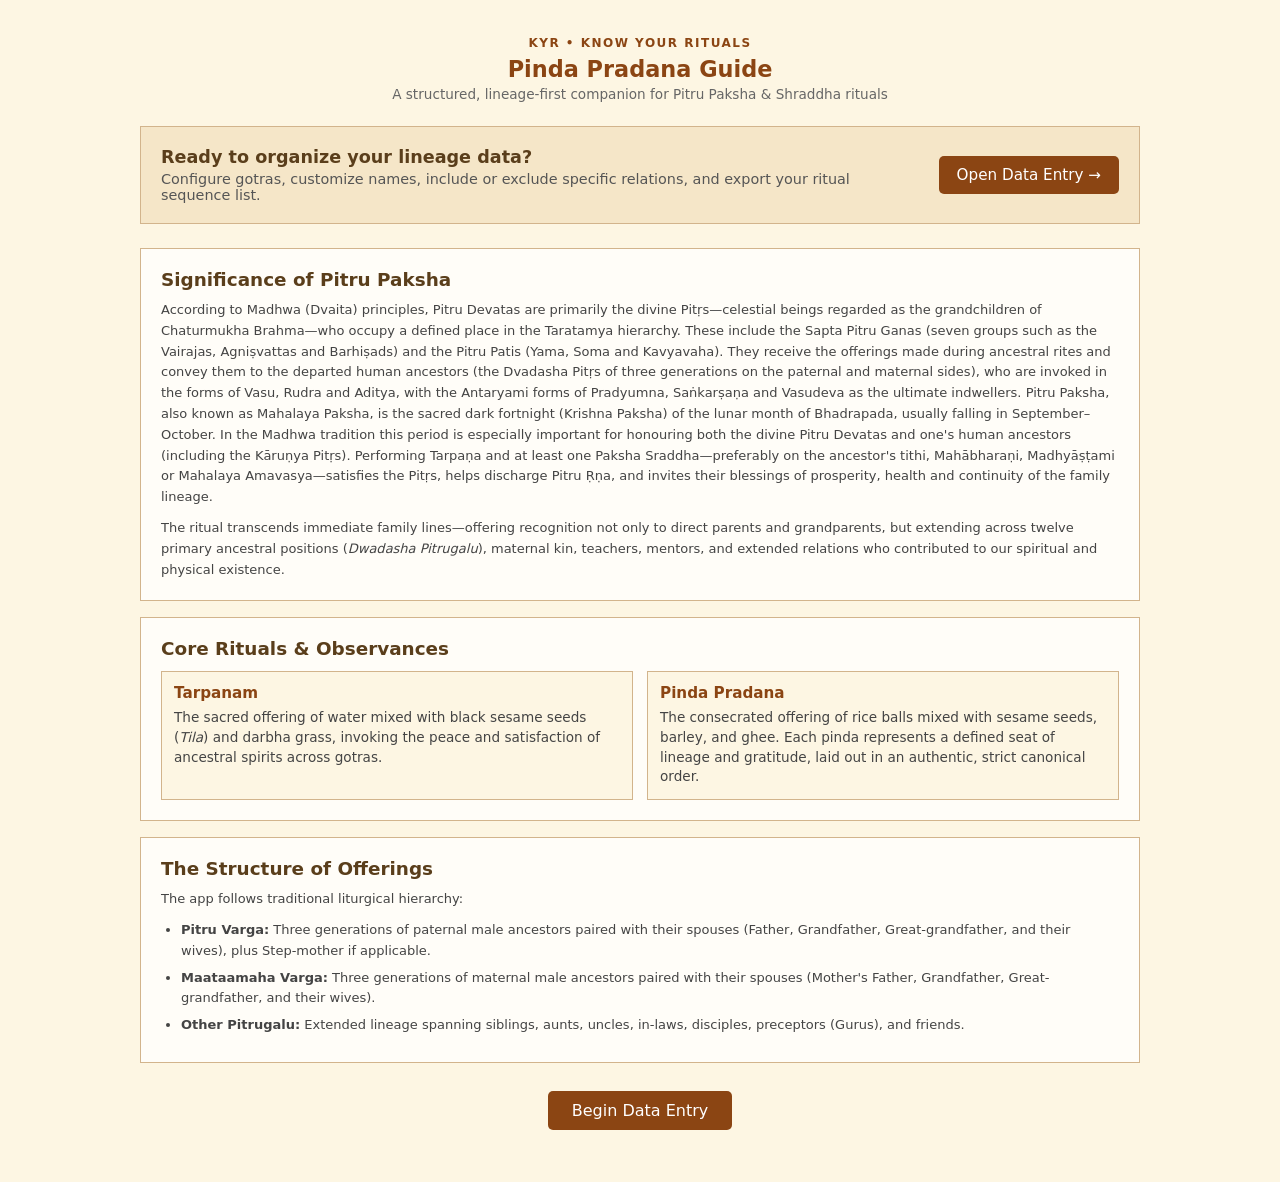
<file: index.html>
<!DOCTYPE html>
<html lang="en">
  <head>
    <meta charset="UTF-8">
      <meta name="viewport" content="width=device-width, initial-scale=1.0">
        <title>KYR - Know Your Rituals | Pinda Pradana</title>
        <link rel="stylesheet" href="styles.css?v=1.1">
</head>
  <body>
    <div class="container">
      <header class="home-header">
        <div class="brand-tag">KYR • KNOW YOUR RITUALS</div>
        <h1>Pinda Pradana Guide</h1>
        <p class="subtitle">A structured, lineage-first companion for Pitru Paksha & Shraddha rituals</p>
      </header>

      <div class="cta-banner">
        <div class="cta-text">
          <h3>Ready to organize your lineage data?</h3>
          <p>Configure gotras, customize names, include or exclude specific relations, and export your ritual sequence list.</p>
        </div>
        <button class="btn-primary cta-btn" onclick="window.location.href='data_entry.html'">
          Open Data Entry &rarr;
        </button>
      </div>

      <section class="info-card">
        <h2>Significance of Pitru Paksha</h2>
        <p>
          According to Madhwa (Dvaita) principles, Pitru Devatas are primarily the divine Pitṛs—celestial beings regarded as the grandchildren of Chaturmukha Brahma—who occupy a defined place in the Taratamya hierarchy. These include the Sapta Pitru Ganas (seven groups such as the Vairajas, Agniṣvattas and Barhiṣads) and the Pitru Patis (Yama, Soma and Kavyavaha). They receive the offerings made during ancestral rites and convey them to the departed human ancestors (the Dvadasha Pitṛs of three generations on the paternal and maternal sides), who are invoked in the forms of Vasu, Rudra and Aditya, with the Antaryami forms of Pradyumna, Saṅkarṣaṇa and Vasudeva as the ultimate indwellers. Pitru Paksha, also known as Mahalaya Paksha, is the sacred dark fortnight (Krishna Paksha) of the lunar month of Bhadrapada, usually falling in September–October. In the Madhwa tradition this period is especially important for honouring both the divine Pitru Devatas and one's human ancestors (including the Kāruṇya Pitṛs). Performing Tarpaṇa and at least one Paksha Sraddha—preferably on the ancestor's tithi, Mahābharaṇi, Madhyāṣṭami or Mahalaya Amavasya—satisfies the Pitṛs, helps discharge Pitru Ṛṇa, and invites their blessings of prosperity, health and continuity of the family lineage.
        </p>
        <p>
          The ritual transcends immediate family lines—offering recognition not only to direct parents and grandparents, but extending across twelve primary ancestral positions (<em>Dwadasha Pitrugalu</em>), maternal kin, teachers, mentors, and extended relations who contributed to our spiritual and physical existence.
        </p>
      </section>

      <section class="info-card">
        <h2>Core Rituals & Observances</h2>
        <div class="ritual-grid">
          <div class="ritual-item">
            <h4>Tarpanam</h4>
            <p>
              The sacred offering of water mixed with black sesame seeds (<em>Tila</em>) and darbha grass, invoking the peace and satisfaction of ancestral spirits across gotras.
            </p>
          </div>
          <div class="ritual-item">
            <h4>Pinda Pradana</h4>
            <p>The consecrated offering of rice balls mixed with sesame seeds, barley, and ghee. Each pinda represents a defined seat of lineage and gratitude, laid out in an authentic, strict canonical order.</p>
          </div>
        </div>
      </section>

      <section class="info-card">
        <h2>The Structure of Offerings</h2>
        <p>The app follows traditional liturgical hierarchy:</p>
        <ul class="lineage-list">
          <li>
            <strong>Pitru Varga:</strong> Three generations of paternal male ancestors paired with their spouses (Father, Grandfather, Great-grandfather, and their wives), plus Step-mother if applicable.
          </li>
          <li>
            <strong>Maataamaha Varga:</strong> Three generations of maternal male ancestors paired with their spouses (Mother's Father, Grandfather, Great-grandfather, and their wives).
          </li>
          <li>
            <strong>Other Pitrugalu:</strong> Extended lineage spanning siblings, aunts, uncles, in-laws, disciples, preceptors (Gurus), and friends.
          </li>
        </ul>
      </section>

      <div class="bottom-action">
        <button class="btn-primary" onclick="window.location.href='data_entry.html'">
          Begin Data Entry
        </button>
      </div>
    </div>
  </body>
</html>
</file>
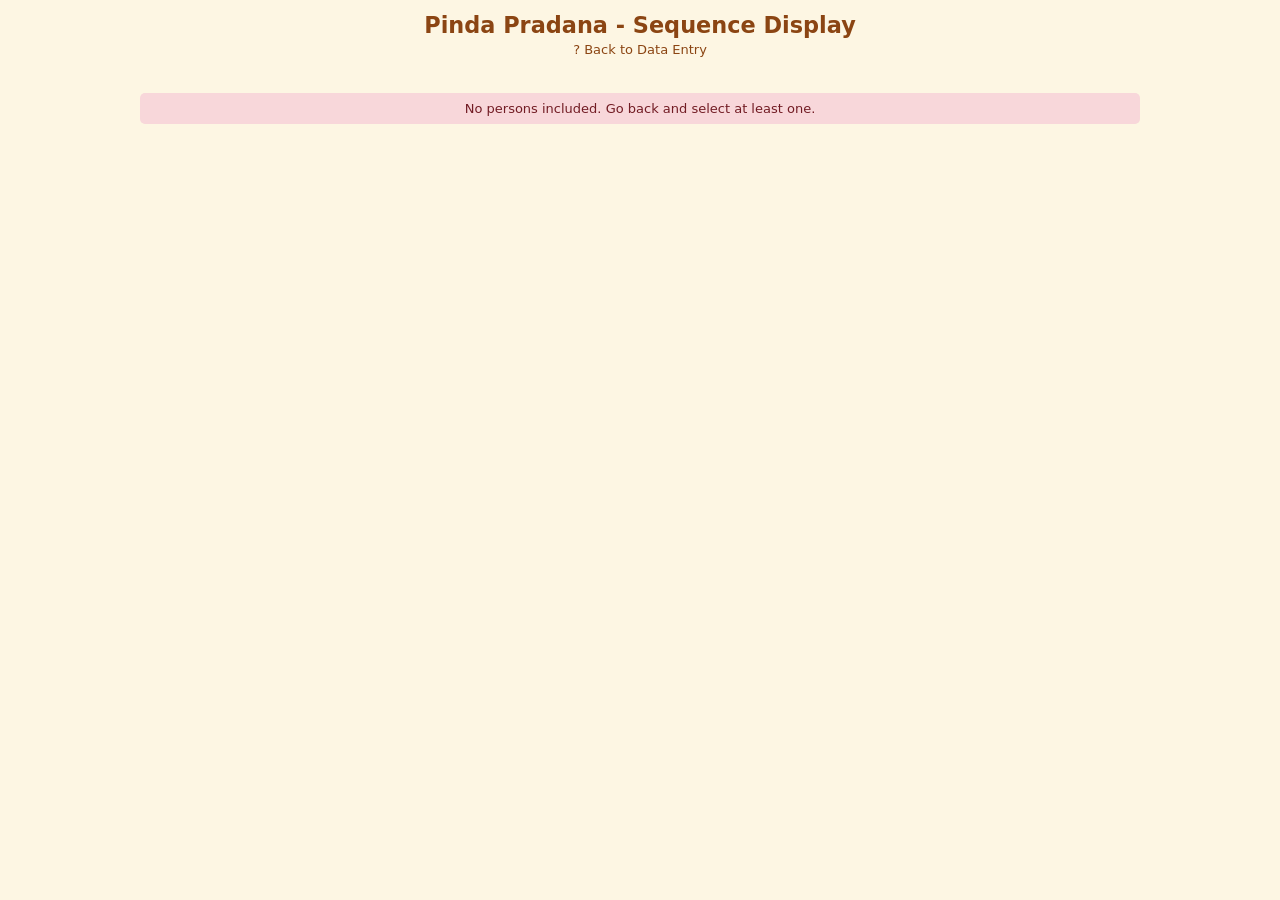
<file: sequence.html>
<!DOCTYPE html>
<html lang="en">
  <head>
    <meta charset="UTF-8">
      <meta name="viewport" content="width=device-width, initial-scale=1.0">
        <title>Pinda Pradana - Sequence</title>
        <link rel="stylesheet" href="styles.css?v=1.1">
</head>
  <body>
    <div class="container">
      <header>
        <h1>Pinda Pradana - Sequence Display</h1>
        <a href="data_entry.html" class="nav-link">? Back to Data Entry</a>
      </header>

      <div id="no-data" class="status error" style="display: none;">No saved data found. Please save Data Entry first.</div>

      <div id="carousel-container" style="display: none;">
        <div class="carousel-progress" id="progress-text">Person 1 of X</div>

        <div class="carousel-card" id="touch-card">
          <div class="card-order" id="card-order">Order: 1</div>
          <div class="card-relation">
            <h2 id="card-kannada">???? / ????</h2>
            <div class="card-english" id="card-english">Father</div>
          </div>
          <div class="card-details">
            <div class="detail-row">
              <span class="detail-label">Gotra</span>
              <span class="detail-value" id="card-gotra">Kashyapa</span>
            </div>
            <div class="detail-row">
              <span class="detail-label">Name</span>
              <span class="detail-value" id="card-name">Yajnyappa</span>
            </div>
          </div>
        </div>

        <div class="carousel-controls">
          <button class="btn-secondary" id="btn-prev" onclick="prevSlide()">
            <strong style="font-size: 1.2em; line-height: 1;">&larr;</strong> Previous
          </button>
          <button class="btn-primary" id="btn-next" onclick="nextSlide()">
            Next <strong style="font-size: 1.2em; line-height: 1;">&rarr;</strong>
          </button>
        </div>
      </div>
    </div>

    <script src="relations.js?v=1.1"></script>
    <script src="sequence.js?v=1.1"></script>
  </body>
</html>
</file>
<file: styles.css>
:root {
  --primary: #8B4513;
  --bg: #fdf6e3;
  --card: #fffdf8;
  --border: #d2b48c;
  --group-bg: #f5e6c8;
  --subgroup-bg: #f9f1e0;
}

* {
  box-sizing: border-box;
  margin: 0;
  padding: 0;
  font-family: system-ui, -apple-system, sans-serif;
}

body {
  background: var(--bg);
  padding: 12px;
  font-size: 13px;
  color: #333;
}

.container {
  max-width: 1000px;
  margin: 0 auto;
}

header {
  text-align: center;
  margin-bottom: 16px;
}

h1 {
  color: var(--primary);
  font-size: 1.4rem;
  margin-bottom: 4px;
}

.subtitle {
  color: #666;
  font-size: 0.85rem;
}

.controls {
  display: flex;
  gap: 8px;
  justify-content: center;
  flex-wrap: wrap;
  margin-bottom: 18px;
}

button {
  padding: 7px 14px;
  border: none;
  border-radius: 5px;
  cursor: pointer;
  font-size: 0.85rem;
  font-weight: 500;
}

.btn-primary {
  background: var(--primary);
  color: white;
}
.btn-primary:hover { background: #6d3610; }

.btn-secondary {
  background: #e8d5b5;
  color: #333;
}
.btn-secondary:hover { background: #d4c09a; }

/* Group Header */
.group-header {
  background: var(--group-bg);
  border: 1px solid var(--border);
  border-radius: 6px;
  padding: 10px 14px;
  margin: 20px 0 8px 0;
  display: flex;
  justify-content: space-between;
  align-items: center;
  gap: 16px;
  flex-wrap: wrap;
}

.group-title {
  font-weight: 600;
  font-size: 0.95rem;
  color: #5a3e1b;
}

.group-gotra {
  display: flex;
  align-items: center;
  gap: 8px;
  flex-wrap: wrap;
}

.group-gotra label {
  font-size: 0.85rem;
  font-weight: 500;
  white-space: nowrap;
}

.group-gotra input {
  padding: 5px 10px;
  border: 1px solid #bbb;
  border-radius: 4px;
  width: 150px;
  font-size: 0.9rem;
}

/* Sub-group title */
.subgroup-title {
  background: var(--subgroup-bg);
  border: 1px solid var(--border);
  border-radius: 5px;
  padding: 6px 12px;
  margin: 12px 0 6px 0;
  font-size: 0.85rem;
  font-weight: 500;
  color: #5a3e1b;
}

/* ===== Pair / Row ===== */
.pair {
  display: grid;
  grid-template-columns: 1fr 1fr;
  gap: 8px;
  margin-bottom: 6px;
}

.pair.single {
  grid-template-columns: 1fr 1fr; /* still two columns so single stays on left */
}

.pair.full-width {
  grid-template-columns: 1fr; /* for 22+ */
}

/* Person card */
.person {
  background: var(--card);
  border: 1px solid var(--border);
  border-radius: 6px;
  padding: 8px 10px;
  display: grid;
  grid-template-columns: 32px 1fr minmax(110px, 1.1fr) auto;
  gap: 8px;
  align-items: center;
}

.person.has-gotra {
  grid-template-columns: 32px 1.2fr 1fr 1fr auto;
}

.order {
  background: var(--primary);
  color: white;
  width: 26px;
  height: 26px;
  border-radius: 50%;
  display: flex;
  align-items: center;
  justify-content: center;
  font-size: 0.75rem;
  font-weight: 600;
  flex-shrink: 0;
}

.names {
  line-height: 1.3;
  min-width: 0;
}

.names .k {
  font-weight: 600;
  font-size: 0.9rem;
}

.names .s {
  font-size: 0.75rem;
  color: #555;
}

input[type="text"] {
  width: 100%;
  padding: 5px 8px;
  border: 1px solid #ccc;
  border-radius: 4px;
  font-size: 0.85rem;
}

input[type="text"]:focus {
  outline: none;
  border-color: var(--primary);
  box-shadow: 0 0 0 2px rgba(139, 69, 19, 0.12);
}

.inc {
  width: 16px;
  height: 16px;
  accent-color: var(--primary);
  cursor: pointer;
  flex-shrink: 0;
}

.gotra-field {
  display: flex;
  flex-direction: column;
  gap: 2px;
}

.gotra-field label {
  font-size: 0.7rem;
  color: #666;
}

.status {
  text-align: center;
  margin-top: 16px;
  padding: 8px;
  border-radius: 5px;
  display: none;
  font-weight: 500;
}

.status.success {
  background: #d4edda;
  color: #155724;
  display: block;
}

.status.error {
  background: #f8d7da;
  color: #721c24;
  display: block;
}

/* ===== Mobile ===== */
@media (max-width: 720px) {
  .pair,
  .pair.single,
  .pair.full-width {
    grid-template-columns: 1fr;
  }

  .person,
  .person.has-gotra {
    grid-template-columns: 32px 1fr;
    gap: 6px 10px;
    position: relative;
    padding-right: 40px;
  }

  .person .name-input,
  .person .gotra-field {
    grid-column: 1 / -1;
  }

  .person .inc {
    position: absolute;
    right: 12px;
    top: 12px;
  }

  .group-header {
    flex-direction: column;
    align-items: flex-start;
  }

  .group-gotra input {
    width: 100%;
  }
}

/* ===== Table for Other Pitrugalu ===== */
.other-table {
  width: 100%;
  border-collapse: collapse;
  margin-top: 8px;
  background: var(--card);
  border: 1px solid var(--border);
  border-radius: 6px;
  overflow: hidden;
  font-size: 0.9rem;
}

.other-table th {
  background: var(--group-bg);
  color: #5a3e1b;
  font-weight: 600;
  padding: 10px 12px;
  text-align: left;
  border-bottom: 1px solid var(--border);
}

.other-table td {
  padding: 8px 12px;
  border-bottom: 1px solid #eee;
  vertical-align: middle;
}

.other-table tr:last-child td {
  border-bottom: none;
}

.other-table .order-badge {
  background: var(--primary);
  color: white;
  font-size: 0.75rem;
  font-weight: 600;
  padding: 2px 8px;
  border-radius: 12px;
  display: inline-block;
  min-width: 32px;
  text-align: center;
}

.other-table input[type="text"] {
  width: 100%;
  min-width: 90px;
  padding: 6px 8px;
  border: 1px solid #ccc;
  border-radius: 4px;
  font-size: 0.85rem;
}

.other-table .btn-add {
  background: #e8d5b5;
  border: none;
  padding: 5px 10px;
  border-radius: 4px;
  font-size: 0.8rem;
  cursor: pointer;
  white-space: nowrap;
}

.other-table .btn-add:hover {
  background: #d4c09a;
}

.other-table .action-buttons {
  display: flex;
  gap: 8px;
  flex-wrap: wrap;
}

.other-table .btn-remove {
  background: #f8d7da;
  color: #721c24;
  border: none;
  padding: 5px 10px;
  border-radius: 4px;
  font-size: 0.8rem;
  cursor: pointer;
  white-space: nowrap;
}

.other-table .btn-remove:hover {
  background: #f1b0b7;
}

.other-table .inc {
  width: 16px;
  height: 16px;
  accent-color: var(--primary);
}

.table-responsive {
  width: 100%;
  overflow-x: auto;
  -webkit-overflow-scrolling: touch;
}

@media (max-width: 700px) {
  .table-responsive {
    overflow-x: visible; /* Disable horizontal scroll wrapper on mobile */
  }
  
  .other-table {
    min-width: 100%;
    border: none;
    background: transparent;
  }
  
  .other-table thead {
    display: none; /* Hide headers */
  }
  
  .other-table, .other-table tbody, .other-table tr, .other-table td {
    display: block;
    width: 100%;
  }
  
  .other-table tr {
    background: var(--card);
    border: 1px solid var(--border);
    border-radius: 8px;
    margin-bottom: 16px;
    padding: 12px;
    position: relative;
    box-shadow: 0 2px 4px rgba(0,0,0,0.02);
  }
  
  .other-table td {
    border-bottom: none;
    padding: 6px 0;
    display: flex;
    align-items: center;
  }
  
  /* Order Badge (Absolute Positioned) */
  .other-table td:nth-child(1) {
    position: absolute;
    top: 16px;
    left: 12px;
    padding: 0;
    width: auto;
  }
  
  /* Relation Name (Indented next to Order Badge) */
  .other-table td:nth-child(2) {
    display: block;
    padding-left: 45px;
    min-height: 40px;
    margin-bottom: 8px;
  }
  
  /* Inline Labels for Inputs */
  .other-table td:nth-child(3)::before {
    content: "Gotra:";
    font-weight: 600;
    width: 80px;
    flex-shrink: 0;
    color: #555;
    font-size: 0.85rem;
  }
  
  .other-table td:nth-child(4)::before {
    content: "Name:";
    font-weight: 600;
    width: 80px;
    flex-shrink: 0;
    color: #555;
    font-size: 0.85rem;
  }
  
  .other-table td:nth-child(5)::before {
    content: "Include:";
    font-weight: 600;
    width: 80px;
    flex-shrink: 0;
    color: #555;
    font-size: 0.85rem;
  }
  
  /* Action Button Row */
  .other-table td:nth-child(6) {
    justify-content: flex-end;
    margin-top: 10px;
    padding-top: 12px;
    border-top: 1px solid #eee;
  }
}
/* Table Layout Utility Classes */
.col-order {
  min-width: 60px;
}

.col-gotra {
  min-width: 100px;
}

.col-name {
  min-width: 120px;
}

.col-include {
  min-width: 60px;
}

.text-muted {
  color: #555;
}

.text-center {
  text-align: center;
}
.total-badge {
  background: #5a3e1b;
  color: white;
  padding: 7px 14px;
  border-radius: 5px;
  font-weight: 600;
  font-size: 0.9rem;
  display: flex;
  align-items: center;
  margin-left: auto; /* Pushes it to the right side if there's space */
}

@media (max-width: 720px) {
  .total-badge {
    margin-left: 0;
    width: 100%;
    justify-content: center;
  }
}
/* ===== Sequence Carousel ===== */
.nav-link {
  display: inline-block;
  margin-bottom: 20px;
  color: var(--primary);
  text-decoration: none;
  font-weight: 500;
}
.nav-link:hover {
  text-decoration: underline;
}

.carousel-progress {
  text-align: center;
  font-weight: 600;
  margin-bottom: 12px;
  color: #666;
}

.carousel-card {
  background: var(--card);
  border: 1px solid var(--border);
  padding: 24px 20px; /* Reduced padding for a tighter fit */
  text-align: center;
  margin: 0 auto 24px auto; /* Centers the box automatically */
  max-width: 420px; /* Restricts the box width to wrap tightly around the content */
}

.card-order {
  background: var(--primary);
  color: white;
  display: inline-block;
  padding: 4px 12px;
  font-weight: 600;
  font-size: 0.9rem;
  margin-bottom: 16px;
}

.card-relation h2 {
  font-size: 1.8rem;
  color: #5a3e1b;
  margin-bottom: 4px;
}

.card-english {
  font-size: 1rem;
  color: #555;
  margin-bottom: 24px;
}

.card-details {
  display: grid;
  gap: 12px;
  max-width: 340px;
  margin: 0 auto;
  text-align: left;
  background: var(--bg);
  padding: 16px;
  border: 1px solid var(--border);
}

.detail-row {
  display: flex;
  justify-content: space-between;
  align-items: center;
  border-bottom: 1px solid #e0d8c3;
  padding-bottom: 8px;
}
.detail-row:last-child {
  border-bottom: none;
  padding-bottom: 0;
}

.detail-label {
  font-size: 0.9rem;
  color: #666;
}

.detail-value {
  font-weight: 600;
  font-size: 1.15rem;
  color: #333;
}

/* ===== Carousel Navigation Buttons ===== */
.carousel-controls {
  display: flex;
  gap: 16px;
  justify-content: center;
}

.carousel-controls button {
  padding: 12px 32px;
  font-size: 1.05rem;
  display: flex;
  align-items: center;
  gap: 8px; /* Spacing between the arrow and the text */
  border-radius: 0; /* Strictly flat corners */
  box-shadow: none; /* No physical shadows */
}

.carousel-controls button:disabled {
  background: #d8cbb8;
  color: #8b8070;
  cursor: not-allowed;
}

/* ===== Landing Page (index.html) ===== */
.home-header {
  margin: 24px 0;
  text-align: center;
}

.brand-tag {
  font-size: 0.75rem;
  letter-spacing: 1.5px;
  color: var(--primary);
  font-weight: 700;
  margin-bottom: 6px;
}

.cta-banner {
  background: var(--group-bg);
  border: 1px solid var(--border);
  padding: 20px;
  display: flex;
  justify-content: space-between;
  align-items: center;
  gap: 16px;
  margin-bottom: 24px;
}

.cta-text h3 {
  color: #5a3e1b;
  margin-bottom: 4px;
  font-size: 1.1rem;
}

.cta-text p {
  color: #555;
  font-size: 0.9rem;
  margin: 0;
}

.cta-btn {
  white-space: nowrap;
  padding: 10px 18px;
  font-size: 0.95rem;
}

.info-card {
  background: var(--card);
  border: 1px solid var(--border);
  padding: 20px;
  margin-bottom: 16px;
}

.info-card h2 {
  font-size: 1.15rem;
  color: #5a3e1b;
  margin-bottom: 10px;
}

.info-card p {
  line-height: 1.6;
  color: #444;
  margin-bottom: 10px;
}

.info-card p:last-child {
  margin-bottom: 0;
}

.ritual-grid {
  display: grid;
  grid-template-columns: 1fr 1fr;
  gap: 14px;
  margin-top: 12px;
}

.ritual-item {
  background: var(--bg);
  border: 1px solid var(--border);
  padding: 12px;
}

.ritual-item h4 {
  color: var(--primary);
  margin-bottom: 6px;
  font-size: 0.95rem;
}

.ritual-item p {
  font-size: 0.85rem;
  line-height: 1.45;
  margin: 0;
}

.lineage-list {
  padding-left: 20px;
  line-height: 1.6;
  color: #444;
}

.lineage-list li {
  margin-bottom: 6px;
}

.bottom-action {
  text-align: center;
  margin: 28px 0 40px 0;
}

.bottom-action button {
  padding: 10px 24px;
  font-size: 1rem;
}

@media (max-width: 720px) {
  .cta-banner {
    flex-direction: column;
    align-items: flex-start;
  }
  
  .ritual-grid {
    grid-template-columns: 1fr;
  }

  .card-details {
    text-align: center;
  }

  .detail-row {
    flex-direction: column;
    align-items: center;
    gap: 4px;
    padding-bottom: 16px;
    margin-bottom: 8px;
  }

  .detail-row:last-child {
    padding-bottom: 0;
    margin-bottom: 0;
  }

  .detail-value {
    font-size: 1.8rem;
  }
}
</file>
